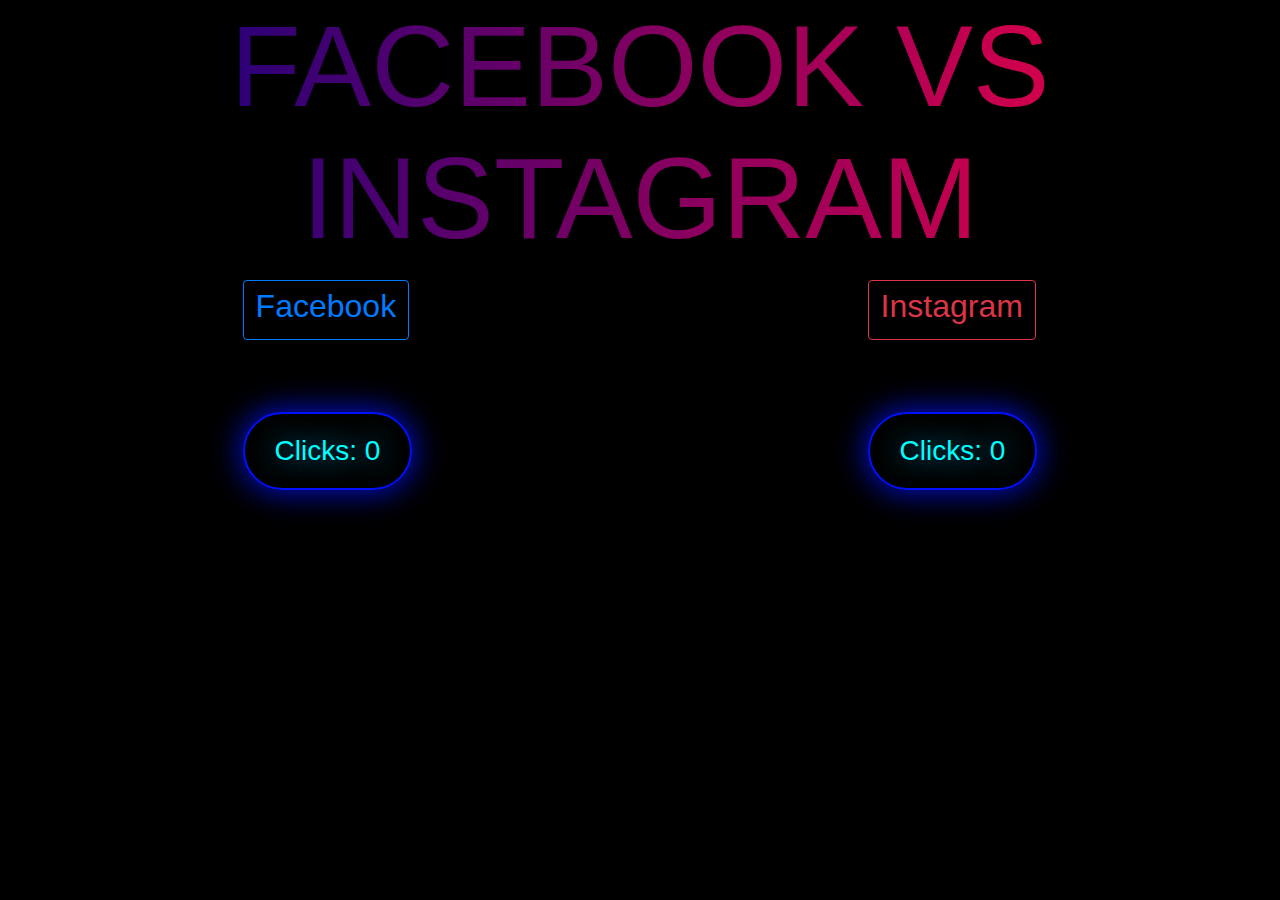
<file: projects/fbVsInsta/index.html>
<!DOCTYPE html>
<html>
    <head>
        <meta name="viewport" content="width=device-width initial-scale=1.0">
        <title>Facebook vs Instagram</title>
        <link rel="stylesheet" href="https://maxcdn.bootstrapcdn.com/bootstrap/4.3.1/css/bootstrap.min.css"/>
        <link rel="stylesheet" type="text/css" href="assets/css/style.css"/>
    </head>
    <body>
        <div class="container-fluid">
            <div class="topic">
                <p>FACEBOOK VS INSTAGRAM</p>
            </div>
            <div class="fbig">
                <div class="rows">
                    <div class="fb">
                        <button class="btn btn-outline-primary" value="fb" onclick="counterfb()"><h2>Facebook</h2></button></br></br></br></br>
                        <div class="counter">
                            <h3 id="fbcounts">Clicks: 0</h3></br></br></br>
                        </div>
    
                    </div>
                </div>
    
                <div class="rows">
                    <div class="ig">
                        <button class="btn btn-outline-danger" value="ig" onclick="counterig()"><h2>Instagram</h2></button></br></br></br></br>
                        <div class="counter">
                            <h3 id="igcounts">Clicks: 0</h3></br></br></br>
                        </div>
    
                    </div>
                </div>
            </div>
        </div>


        <script>
            var count=0;
            var counts=0;
            var a=document.getElementById("btn1").value;
            var b=document.getElementById("btn2").value;    
            function counterfb(){
                    count=count+1;
                    document.getElementById("fbcounts").innerHTML="Clicks:"+count;
            }
            function counterig(){
                    counts=counts+1;
                    document.getElementById("igcounts").innerHTML="Clicks:"+counts;
               
            }


        </script>
    </body>
</html>
</file>
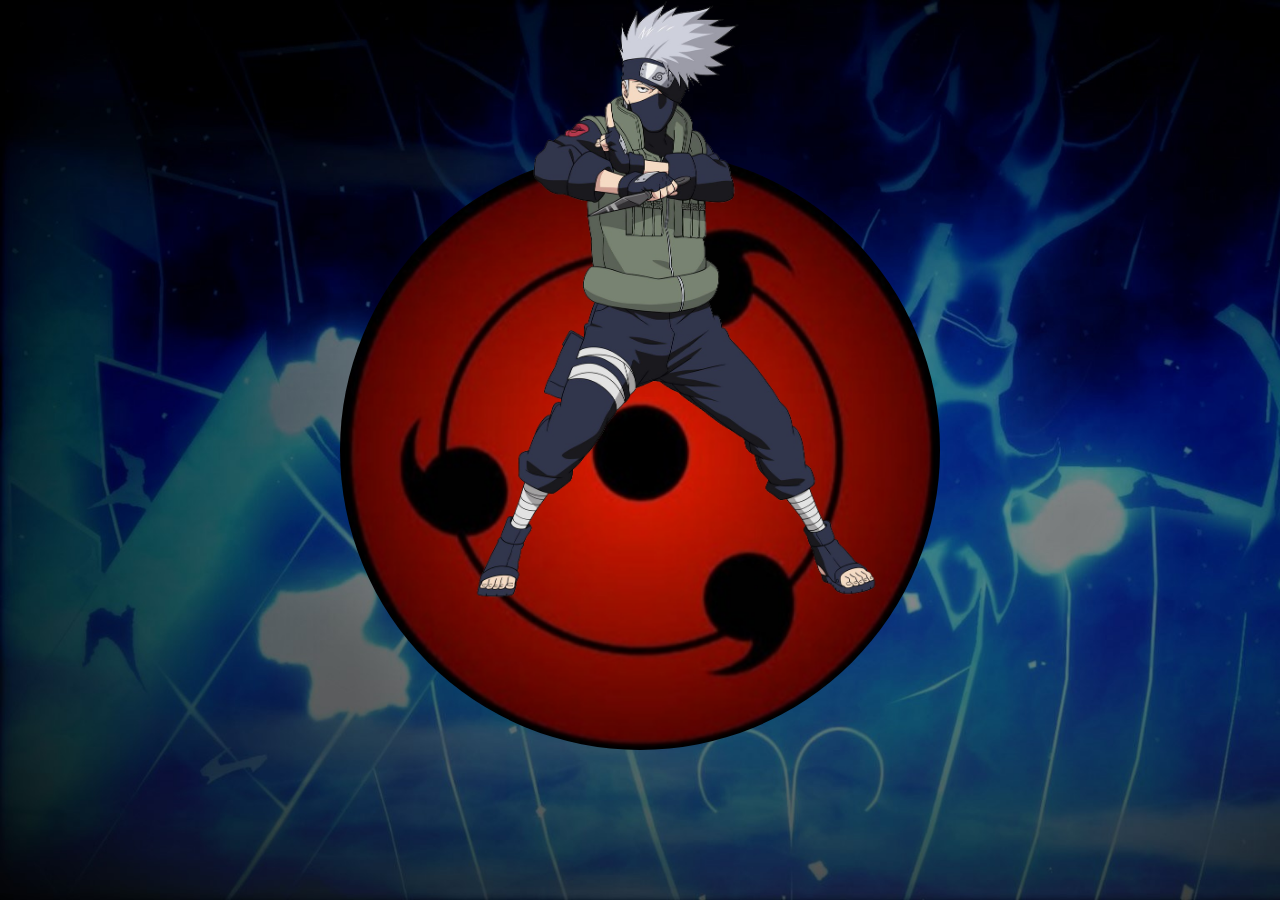
<file: projects/Sharingan_eye/index.html>
<!DOCTYPE html>
<html lang="en">
<head>
    <meta charset="UTF-8">
    <meta name="viewport" content="width=device-width, initial-scale=1.0">
    <title>Sharingan</title>
    <link rel="stylesheet" type="text/css" href="./assets/css/style.css">
</head>
<body>
        <div class="images">
            <div id="eye" onmouseenter="playAudio()">
            
            </div>
            <!-- <img id="eye" src="./assets/image/sharingan.jpg" onmouseenter="playAudio()"> -->
            <img id="kakashi" src="./assets/image/Kakashi.png">
        </div>
        <audio id="audioID">
            <source src="./assets/sound/Mangekyou_Sharingan-0a83e6ed-6bb6-3029-8202-02bb9df16874.mp3" type="audio/ogg">
        </audio>

        <script type="text/javascript">
            var audio = document.getElementById("audioID");
            function playAudio() {
                audio.play();
            }
        </script>
</body>
</html>
</file>
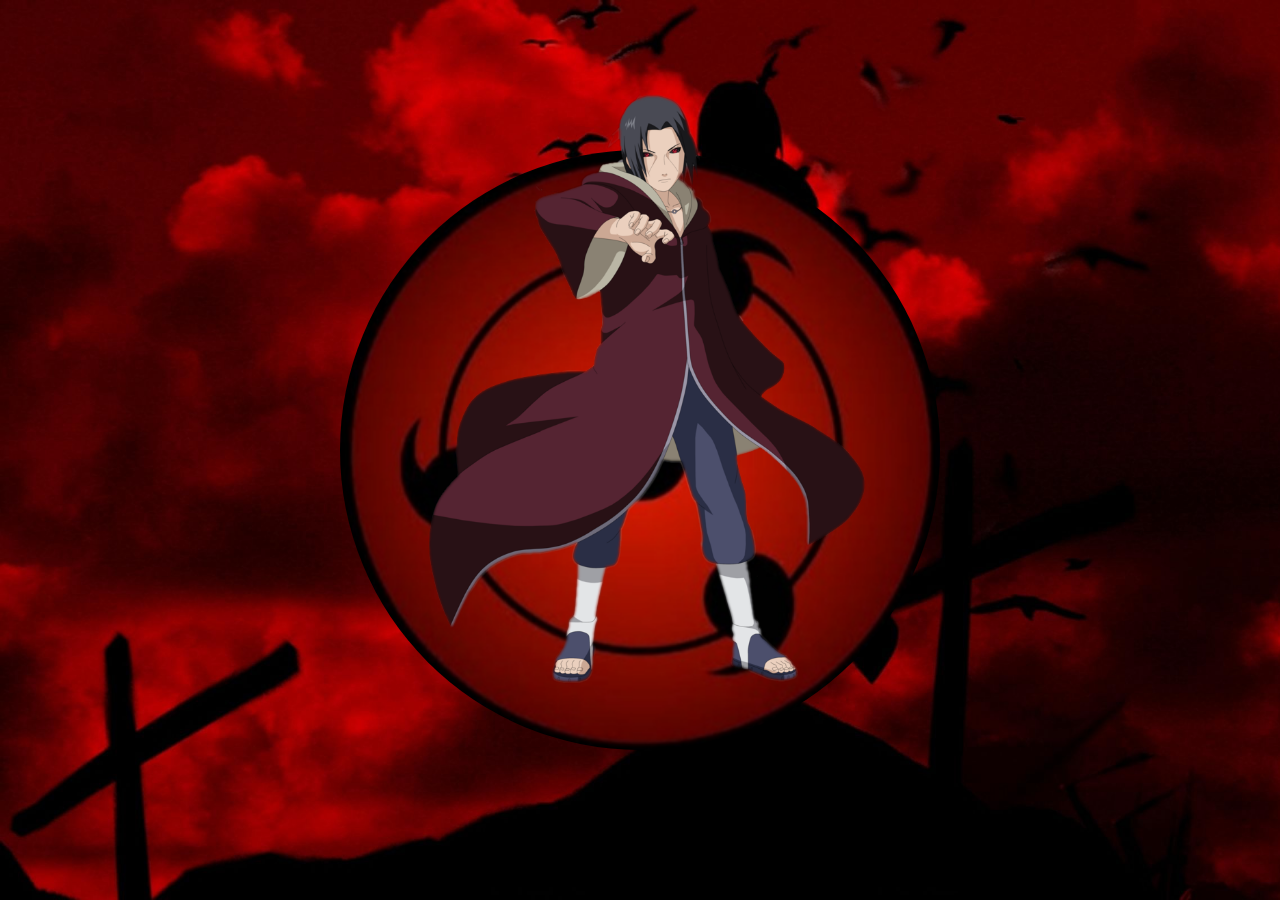
<file: projects/itachi/assets/itachi.html>
<!DOCTYPE html>
<html lang="en">
<head>
    <meta charset="UTF-8">
    <meta name="viewport" content="width=device-width, initial-scale=1.0">
    <title>Itachi</title>
    <link rel="stylesheet" type="text/css" href="./css/itachi.css">
</head>
<body>
        <center>
            <div class="images">
                <div id="eye" onmouseenter="playAudio()">
                
                </div>
                <!-- <img id="eye" src="./assets/image/sharingan.jpg" onmouseenter="playAudio()"> -->
                <img id="itachi" src="./images/Itachi-Uchiha-Transparent-Background.png">
            </div>
        </center>
        <audio id="audioID">
            <source src="./sound/Mangekyou_Sharingan-0a83e6ed-6bb6-3029-8202-02bb9df16874.mp3" type="audio/ogg">
        </audio>

        <script type="text/javascript">
            var audio = document.getElementById("audioID");
            function playAudio() {
                audio.play();
            }
        </script>
</body>
</html>
</file>
<file: projects/fbVsInsta/assets/css/style.css>
body{
    margin: 0 auto;
    padding: 0%;
    background-color: black;
    background-attachment: fixed;
    background-repeat: no-repeat;
    background-size: cover;
}

.topic{
    font-family: Impact, Haettenschweiler, 'Arial Narrow Bold', sans-serif;
    text-align: center;
    font-size: 9vw;
    font-stretch: ;
    -webkit-background-clip: text;
    -webkit-text-fill-color: transparent;
    background-image: linear-gradient(90deg,rgb(0, 0, 131),rgb(255, 0, 64));
    background-position: center;
    line-height: normal;
}
.fbig{
    display: flex;
    justify-content: center;
    align-items: center;
    justify-content: space-around;
}

.counter h3{
    color: aqua;
    text-shadow: 0 0 30px #05b8ff;
    box-shadow: 0 0 30px 3px rgba(1, 18, 255, 0.774);
    border-radius: 50px;
    border:2px solid rgb(0, 17, 255);
    padding: 20px;
    padding-left:30px;
    padding-right: 30px;
}

@media screen and (max-width:600px){
    .fbig{
        display: flex;
        flex-direction: column;
        justify-content: center;
        align-items: center;
        justify-content: space-around;
    }
    .topic{
        font-size:30px;
    }
}
</file>
<file: projects/Sharingan_eye/assets/css/style.css>
*{
    margin:0;
    padding:0;
}
body{
    display: flex;
    justify-content: center;
    align-items: center;
    min-height: 100vh;
    background-image: url(../image/kakashi-susanoo.jpg);
    background-attachment: fixed;
    background-size: cover;
    overflow: hidden;
}
.images{
   
    
}
#eye{
    position: relative;
    height:600px;
    width: 600px;
    border-radius: 50%;
    background-image: url(../image/sharingan.jpg);
    background-size: cover;
    }
    #kakashi{
        top: 0%;
        left: 37%;
        position: absolute;
        height:600px;
    }
#eye:hover{
    animation: spin 3s ease-in-out;
}

@keyframes spin{
    0%{
        transform: rotateZ(0deg);
    }
    40%{
        transform: rotateZ(40deg);
    }
    60%{
        transform: rotateZ(320deg);
        background-image: url(../image/mangekyou-sharingan.jpg);
        box-shadow: 0 0 100px 70px rgba(185, 3, 3, 0.657);
    }

}
</file>
<file: projects/itachi/assets/css/itachi.css>
*{
    margin:0;
    padding:0;
}
body{
    display: flex;
    justify-content: center;
    align-items: center;
    min-height: 100vh;
    background-image: url(../images/248812.jpg);
    background-attachment: fixed;
    background-size: cover;
    overflow: hidden;
}
.image{
    position: relative;
    
}
#eye{
    
    height:600px;
    width: 600px;
    border-radius: 50%;
    background-image: url(../images/sharingan.jpg);
    background-size: cover;
    }
    #itachi{
        top:10%;
        left:33%;
        position: absolute;
        height:600px;
    }
#eye:hover{
    animation: spin 3s ease;
    background-image: url(../images/mangekyou-sharingan-itachi.jpeg);
}

@keyframes spin{
    0%{
        transform: rotateZ(0deg);
    }
    40%{
        transform: rotateZ(40deg);
    }
    60%{
        transform: rotateZ(320deg);
       
        box-shadow: 0 0 100px 70px rgba(5, 0, 2, 0.918);
    }

}
</file>
